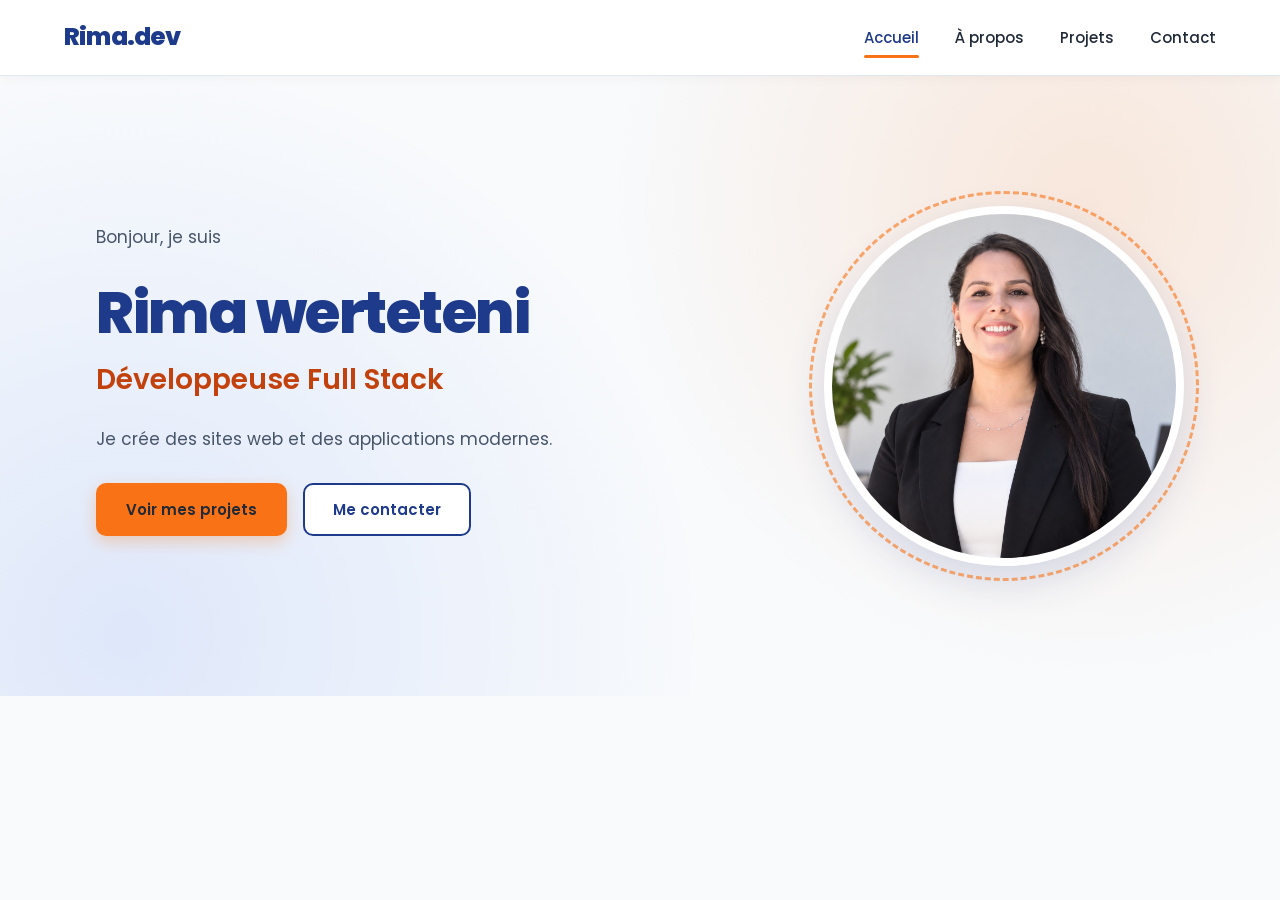
<file: index.html>
<!DOCTYPE html>
<html lang="fr">
<head>
  <meta charset="UTF-8">
  <meta name="viewport" content="width=device-width, initial-scale=1.0">
  <title>Rima werteteni– Développeuse Full Stack</title>
  <link rel="stylesheet" href="css/style.css">
</head>
<body>
  <header class="header">
    <a href="index.html" class="logo">Rima.dev</a>
    <button class="menu-btn" id="menuBtn" aria-label="Ouvrir le menu">☰</button>
    <nav class="nav" id="nav">
      <a href="index.html" class="active">Accueil</a>
      <a href="about.html">À propos</a>
      <a href="projects.html">Projets</a>
      <a href="contact.html">Contact</a>
    </nav>
  </header>

  <main class="hero">
    <div class="hero-text">
      <p>Bonjour, je suis</p>
      <h1>Rima werteteni</h1>
      <h2>Développeuse Full Stack</h2>
      <p>Je crée des sites web et des applications modernes.</p>
      <a href="projects.html" class="btn btn-primary">Voir mes projets</a>
      <a href="contact.html" class="btn btn-outline">Me contacter</a>
    </div>
    <img src="images/photo.jpg" alt="Photo d'Rima" class="hero-photo">
  </main>

  <script src="js/script.js"></script>
</body>
</html>
</file>
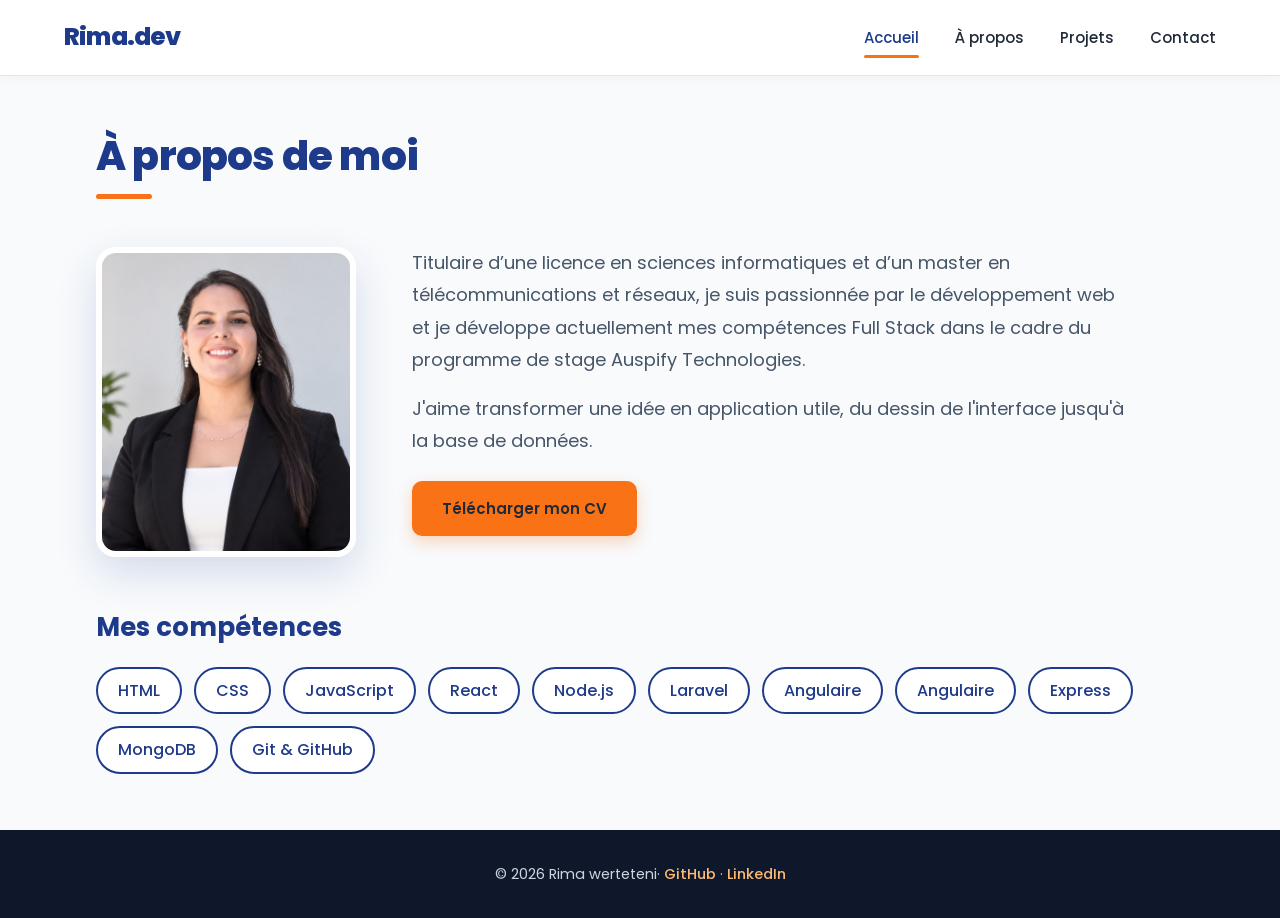
<file: about.html>
<!DOCTYPE html>
<html lang="fr">
<head>
  <meta charset="UTF-8">
  <meta name="viewport" content="width=device-width, initial-scale=1.0">
  <title>Rima werteteni– Développeuse Full Stack</title>
  <link rel="stylesheet" href="css/style.css">
</head>
<body>
  <header class="header">
    <a href="index.html" class="logo">Rima.dev</a>
    <button class="menu-btn" id="menuBtn" aria-label="Ouvrir le menu">☰</button>
    <nav class="nav" id="nav">
      <a href="index.html" class="active">Accueil</a>
      <a href="about.html">À propos</a>
      <a href="projects.html">Projets</a>
      <a href="contact.html">Contact</a>
    </nav>
  </header>



  <main class="page page-about">
    <h1 class="page-title">À propos de moi</h1>

    <section class="about">
      <img src="images/photo.jpg" alt="Photo d'Rima" class="about-photo" width="300">
      <div class="about-text">
<p>Titulaire d’une licence en sciences informatiques et d’un master en télécommunications et réseaux, je suis passionnée par le développement web et je développe actuellement mes compétences Full Stack dans le cadre du programme de stage Auspify Technologies.</p>        <p>J'aime transformer une idée en application utile, du dessin de l'interface jusqu'à la base de données.</p>
        <a href="files/cv.pdf" class="btn btn-primary" download>Télécharger mon CV</a>
      </div>
    </section>

    <section class="skills">
      <h2>Mes compétences</h2>
      <ul class="skills-list">
        <li>HTML</li>
        <li>CSS</li>
        <li>JavaScript</li>
        <li>React</li>
        <li>Node.js</li>
         <li>Laravel</li>
        <li>Angulaire</li>
        <li>Angulaire</li>
        <li>Express</li>
        <li>MongoDB</li>
        <li>Git &amp; GitHub</li>
      </ul>
    </section>
  </main>

  <footer class="footer">
    <p>© 2026 Rima werteteni· <a href="https://github.com/LSIri2020/">GitHub</a> · <a href="/https://www.linkedin.com/in/rima-werteteni-3aa387272/">LinkedIn</a></p>
  </footer>

  <script src="js/script.js"></script>
</body>
</html>
</file>
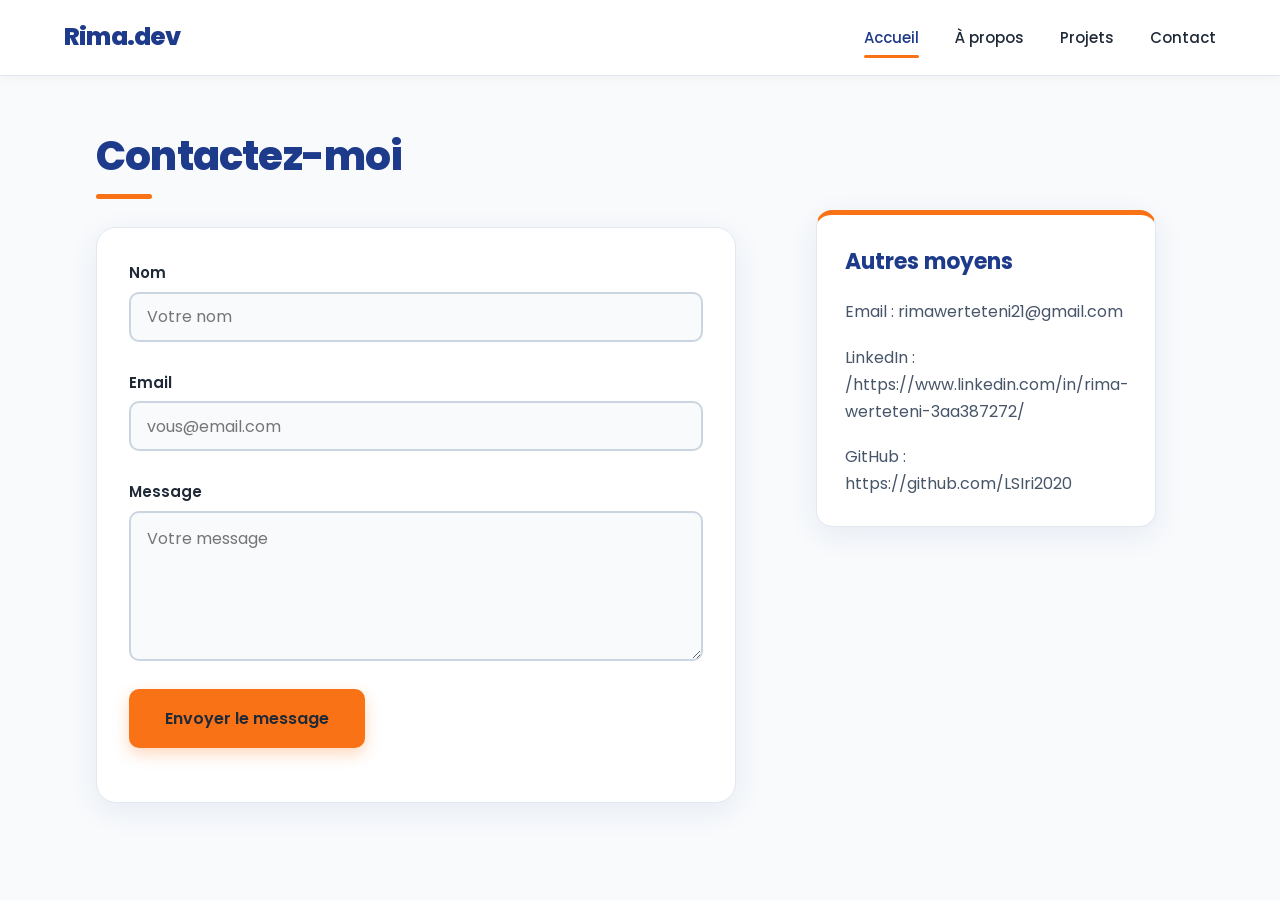
<file: contact.html>
<!DOCTYPE html>
<html lang="fr">
<head>
  <meta charset="UTF-8">
  <meta name="viewport" content="width=device-width, initial-scale=1.0">
  <title>Rima werteteni– Développeuse Full Stack</title>
  <link rel="stylesheet" href="css/style.css">
</head>
<body>
  <header class="header">
    <a href="index.html" class="logo">Rima.dev</a>
    <button class="menu-btn" id="menuBtn" aria-label="Ouvrir le menu">☰</button>
    <nav class="nav" id="nav">
      <a href="index.html" class="active">Accueil</a>
      <a href="about.html">À propos</a>
      <a href="projects.html">Projets</a>
      <a href="contact.html">Contact</a>
    </nav>
  </header>

  <main class="page contact">

  <section class="contact-form-wrap">
    <h1 class="page-title">Contactez-moi</h1>

    <form id="contactForm" class="contact-form" novalidate>
      <div class="form-group">
        <label for="nom">Nom</label>
        <input type="text" id="nom" placeholder="Votre nom" required>
        <small class="error"></small>
      </div>

      <div class="form-group">
        <label for="email">Email</label>
        <input type="email" id="email" placeholder="vous@email.com" required>
        <small class="error"></small>
      </div>

      <div class="form-group">
        <label for="message">Message</label>
        <textarea id="message" placeholder="Votre message" required></textarea>
        <small class="error"></small>
      </div>

      <button type="submit" class="btn btn-primary">Envoyer le message</button>
      <p id="formSuccess" class="form-success"></p>
    </form>
  </section>

  <aside class="contact-info">
    <h2>Autres moyens</h2>
    <p>Email : rimawerteteni21@gmail.com</p>
    <p>LinkedIn : /https://www.linkedin.com/in/rima-werteteni-3aa387272/</p>
    <p>GitHub : https://github.com/LSIri2020</p>
  </aside>

</main>
  <script src="js/script.js"></script>
</body>
</html>
</file>
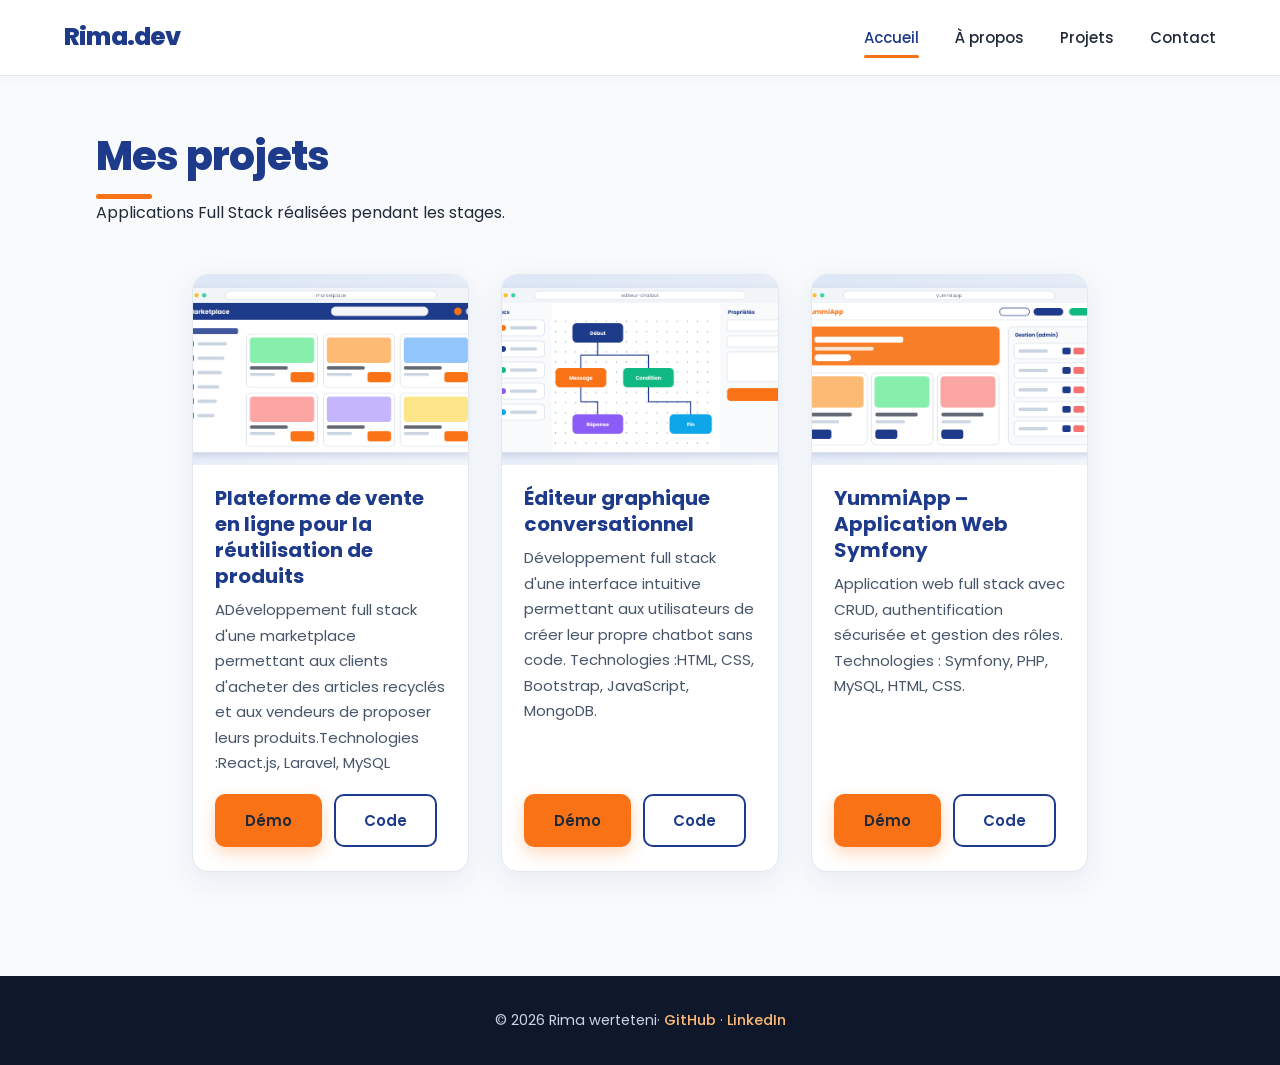
<file: projects.html>
<!DOCTYPE html>
<html lang="fr">
<head>
  <meta charset="UTF-8">
  <meta name="viewport" content="width=device-width, initial-scale=1.0">
  <title>Rima werteteni– Développeuse Full Stack</title>
  <link rel="stylesheet" href="css/style.css">
</head>
<body>
  <header class="header">
    <a href="index.html" class="logo">Rima.dev</a>
    <button class="menu-btn" id="menuBtn" aria-label="Ouvrir le menu">☰</button>
    <nav class="nav" id="nav">
      <a href="index.html" class="active">Accueil</a>
      <a href="about.html">À propos</a>
      <a href="projects.html">Projets</a>
      <a href="contact.html">Contact</a>
    </nav>
  </header>

 <main class="page">
    <h1 class="page-title">Mes projets</h1>
    <p class="page-intro">Applications Full Stack réalisées pendant les stages.</p>

    <section class="cards">

      <article class="card">
        <img src="images/projet1-marketplace.png" alt="Capture du projet marketplace">
        <h3>Plateforme de vente en ligne pour la réutilisation de produits</h3>
        <p>ADéveloppement full stack d'une marketplace permettant aux clients d'acheter des articles recyclés et aux vendeurs de 
proposer leurs produits.Technologies :React.js, Laravel, MySQL</p>
        <div class="card-actions">
          <a href="#" class="btn btn-primary">Démo</a>
          <a href="#" class="btn btn-outline">Code</a>
        </div>
      </article>

      <article class="card">
        <img src="images/projet2-chatbot.png" alt="Capture du projet Éditeur graphique conversationnel">
        <h3>Éditeur graphique conversationnel</h3>
        <p>Développement full stack d'une interface intuitive permettant aux utilisateurs de créer leur propre chatbot sans code. Technologies :HTML, CSS, Bootstrap, JavaScript, MongoDB.</p>
        <div class="card-actions">
          <a href="#" class="btn btn-primary">Démo</a>
          <a href="#" class="btn btn-outline">Code</a>
        </div>
      </article>


<article class="card">
    <img src="images/projet3-yummiapp.png" alt="Capture du projet YummiApp – Application Web Symfony">

    <h3>YummiApp – Application Web Symfony</h3>

    <p>
        Application web full stack avec CRUD, authentification sécurisée et gestion des rôles.
        Technologies : Symfony, PHP, MySQL, HTML, CSS.
    </p>

    <div class="card-actions">
        <a href="#" class="btn btn-primary">Démo</a>
        <a href="#" class="btn btn-outline">Code</a>
    </div>
</article>


    </section>
  </main>

  <footer class="footer">
     <p>© 2026 Rima werteteni· <a href="https://github.com/LSIri2020/">GitHub</a> · <a href="/https://www.linkedin.com/in/rima-werteteni-3aa387272/">LinkedIn</a></p>
  </footer>

  <script src="js/script.js"></script>
</body>
</html>
</file>
<file: css/style.css>
@import url('https://fonts.googleapis.com/css2?family=Poppins:wght@400;500;600;700;800&display=swap');

/* ========================================
   1. VARIABLES ET BASE
======================================== */

:root {
  --bleu: #1E3A8A;
  --bleu-clair: #2563EB;
  --bleu-pale: #EFF4FF;
  --orange: #F97316;
  --orange-hover: #FB923C;
  --orange-texte: #C2410C;
  --fond: #F8FAFC;
  --texte: #1F2937;
  --texte-doux: #475569;
  --bordure: #E2E8F0;
  --ombre: 0 8px 30px rgba(30, 58, 138, 0.08);
  --ombre-hover: 0 16px 40px rgba(30, 58, 138, 0.16);
  --transition: 0.3s ease;
}

* { margin: 0; padding: 0; box-sizing: border-box; }

html { scroll-behavior: smooth; }

body {
  font-family: 'Poppins', sans-serif;
  background: var(--fond);
  color: var(--texte);
  line-height: 1.7;
  -webkit-font-smoothing: antialiased;
}

img { display: block; max-width: 100%; }
a { transition: var(--transition); }
ul { list-style: none; }
button, input, textarea { font: inherit; }
::selection { background: var(--orange); color: var(--texte); }
:focus-visible { outline: 3px solid var(--bleu-clair); outline-offset: 3px; }


/* ========================================
   2. MENU DE NAVIGATION
======================================== */

.header {
  position: sticky;
  top: 0;
  z-index: 100;
  display: flex;
  justify-content: space-between;
  align-items: center;
  height: 76px;
  padding: 0 64px;
  background: rgba(255, 255, 255, 0.95);
  backdrop-filter: blur(12px);
  border-bottom: 1px solid var(--bordure);
  box-shadow: 0 2px 12px rgba(15, 23, 42, 0.04);
}

.logo {
  font-size: 25px;
  font-weight: 800;
  letter-spacing: -0.8px;
  color: var(--bleu);
  text-decoration: none;
}
.logo:hover { color: var(--orange-texte); }

.nav { display: flex; gap: 36px; }

.nav a {
  position: relative;
  padding: 8px 0;
  font-size: 15px;
  font-weight: 500;
  color: var(--texte);
  text-decoration: none;
}
.nav a::after {
  content: "";
  position: absolute;
  left: 0; bottom: 0;
  width: 0; height: 3px;
  background: var(--orange);
  border-radius: 3px;
  transition: width var(--transition);
}
.nav a:hover,
.nav a.active { color: var(--bleu); }
.nav a:hover::after,
.nav a.active::after { width: 100%; }

.menu-btn { display: none; }


/* ========================================
   3. BOUTONS
======================================== */

.btn {
  display: inline-flex;
  align-items: center;
  justify-content: center;
  min-height: 48px;
  padding: 12px 28px;
  border: 2px solid transparent;
  border-radius: 10px;
  font-size: 15px;
  font-weight: 600;
  text-decoration: none;
  cursor: pointer;
  transition: background var(--transition), color var(--transition),
              transform var(--transition), box-shadow var(--transition);
}

.btn-primary {
  background: var(--orange);
  color: var(--texte);
  box-shadow: 0 6px 16px rgba(249, 115, 22, 0.28);
}
.btn-primary:hover {
  background: var(--orange-hover);
  transform: translateY(-3px);
  box-shadow: 0 10px 22px rgba(249, 115, 22, 0.32);
}

.btn-outline {
  background: #fff;
  border-color: var(--bleu);
  color: var(--bleu);
}
.btn-outline:hover {
  background: var(--bleu);
  color: #fff;
  transform: translateY(-3px);
}


/* ========================================
   4. STRUCTURE DES SECTIONS ET TITRES
======================================== */

.container { width: 100%; max-width: 1180px; margin: 0 auto; padding: 0 24px; }
.section { padding: 80px 0; }
.section-alt { background: #fff; border-block: 1px solid var(--bordure); }

.section-head { max-width: 640px; margin-bottom: 44px; }
.section-head.center { margin-inline: auto; text-align: center; }
.section-head.center .section-title::after { margin-inline: auto; }

.eyebrow {
  display: inline-block;
  margin-bottom: 8px;
  font-size: 14px;
  font-weight: 700;
  letter-spacing: 1.5px;
  text-transform: uppercase;
  color: var(--orange-texte);
}

.section-title,
.page-title {
  font-size: clamp(28px, 3.4vw, 40px);
  font-weight: 800;
  line-height: 1.2;
  letter-spacing: -0.8px;
  color: var(--bleu);
}
.section-title::after,
.page-title::after {
  content: "";
  display: block;
  width: 56px; height: 5px;
  margin-top: 14px;
  background: var(--orange);
  border-radius: 5px;
}
.section-intro { margin-top: 16px; font-size: 17px; color: var(--texte-doux); }

.subtitle { margin-bottom: 28px; font-size: 26px; font-weight: 700; color: var(--bleu); }

.page { padding: 56px 96px; }
.two-cols { display: grid; grid-template-columns: repeat(2, minmax(0, 1fr)); gap: 56px; align-items: start; }


/* ========================================
   5. PAGE D'ACCUEIL
======================================== */

.hero {
  display: flex;
  align-items: center;
  justify-content: space-between;
  gap: 64px;
  min-height: 620px;
  padding: 80px 96px;
  background:
    radial-gradient(circle at 85% 20%, rgba(249, 115, 22, 0.14), transparent 40%),
    radial-gradient(circle at 10% 90%, rgba(37, 99, 235, 0.12), transparent 45%),
    var(--fond);
}

.hero-text { flex: 1; max-width: 640px; }

.hero-badge {
  display: inline-flex;
  align-items: center;
  gap: 10px;
  margin-bottom: 18px;
  padding: 6px 16px;
  background: #fff;
  border: 1px solid var(--bordure);
  border-radius: 999px;
  box-shadow: var(--ombre);
  font-size: 14px;
  font-weight: 500;
  color: var(--bleu);
}
.hero-badge::before {
  content: "";
  width: 9px; height: 9px;
  background: var(--orange);
  border-radius: 50%;
}

.hero-text h1 {
  margin-bottom: 10px;
  font-size: clamp(38px, 5vw, 58px);
  font-weight: 800;
  line-height: 1.12;
  letter-spacing: -1.5px;
  color: var(--bleu);
}

.hero-text h2 {
  margin-bottom: 20px;
  font-size: clamp(20px, 2.5vw, 28px);
  font-weight: 600;
  color: var(--orange-texte);
}

.hero-text p {
  max-width: 560px;
  margin-bottom: 28px;
  font-size: 17px;
  line-height: 1.85;
  color: var(--texte-doux);
}

.hero-text .btn { margin: 0 12px 14px 0; }

.hero-photo {
  width: 360px;
  height: 360px;
  flex-shrink: 0;
  object-fit: cover;
  border: 8px solid #fff;
  border-radius: 50%;
  outline: 3px dashed rgba(249, 115, 22, 0.6);
  outline-offset: 12px;
  box-shadow: var(--ombre-hover);
}

/* Liste <ul> en pastilles */
.chips { display: flex; flex-wrap: wrap; gap: 10px; margin-top: 8px; }
.chips li {
  padding: 6px 16px;
  background: #fff;
  border: 1.5px solid var(--bleu);
  border-radius: 999px;
  font-size: 14px;
  font-weight: 500;
  color: var(--bleu);
}

/* Cartes « Ce que je fais » */
.services { display: grid; grid-template-columns: repeat(4, minmax(0, 1fr)); gap: 24px; }

.service {
  padding: 30px 26px;
  background: #fff;
  border: 1px solid var(--bordure);
  border-radius: 16px;
  box-shadow: var(--ombre);
  transition: transform var(--transition), box-shadow var(--transition), border-color var(--transition);
}
.service:hover { transform: translateY(-6px); box-shadow: var(--ombre-hover); border-color: var(--orange); }
.service h3 { margin-bottom: 8px; font-size: 19px; font-weight: 700; color: var(--bleu); }
.service p { font-size: 15px; line-height: 1.65; color: var(--texte-doux); }

.icon-box {
  display: grid;
  place-items: center;
  width: 56px; height: 56px;
  margin-bottom: 20px;
  background: var(--bleu-pale);
  border-radius: 14px;
  color: var(--bleu);
}
.icon-box svg { width: 28px; height: 28px; }

/* Bandeau d'appel à l'action */
.cta {
  padding: 72px 24px;
  background: linear-gradient(135deg, var(--bleu), #1D4ED8);
  color: #fff;
  text-align: center;
}
.cta h2 { margin-bottom: 10px; font-size: clamp(26px, 3vw, 36px); font-weight: 800; }
.cta p { max-width: 560px; margin: 0 auto 28px; font-size: 17px; color: #DBEAFE; }

.center-action { margin-top: 40px; text-align: center; }


/* ========================================
   6. PAGE PROJETS (cartes)
======================================== */

.cards {
  display: grid;
  grid-template-columns: repeat(3, 1fr);
  gap: 32px;
  padding: 48px 96px;
}

.card {
  display: flex;
  flex-direction: column;
  overflow: hidden;
  background: #fff;
  border: 1px solid var(--bordure);
  border-radius: 16px;
  box-shadow: var(--ombre);
  transition: transform var(--transition), box-shadow var(--transition);
}
.card:hover { transform: translateY(-8px); box-shadow: var(--ombre-hover); }

.card img { width: 100%; height: 190px; object-fit: cover; transition: transform 0.5s ease; }
.card:hover img { transform: scale(1.05); }

.card h3 { margin: 20px 22px 8px; font-size: 20px; font-weight: 700; line-height: 1.3; color: var(--bleu); }
.card p { margin: 0 22px; font-size: 15px; line-height: 1.7; color: var(--texte-doux); }

.card-tag {
  align-self: flex-start;
  margin: 20px 22px 0;
  padding: 3px 12px;
  background: #FFF1E6;
  border-radius: 999px;
  font-size: 12.5px;
  font-weight: 600;
  color: var(--orange-texte);
}
.card-tag + h3 { margin-top: 12px; }

.card-actions { display: flex; gap: 12px; margin: auto 22px 24px; padding-top: 18px; }

/* Liste <ul> des technologies (cartes, chronologie, compétences) */
.tech-list { display: flex; flex-wrap: wrap; gap: 8px; margin: auto 22px 24px; padding-top: 18px; }
.tech-list li {
  padding: 4px 12px;
  background: var(--bleu-pale);
  border: 1px solid #C7D7FE;
  border-radius: 999px;
  font-size: 13px;
  font-weight: 500;
  color: var(--bleu);
}


/* ========================================
   7. PAGE À PROPOS
======================================== */

.page-about { display: flex; flex-direction: column; gap: 48px; }

.about { display: flex; align-items: flex-start; gap: 56px; }

.about-photo {
  width: 260px;
  height: 310px;
  flex-shrink: 0;
  object-fit: cover;
  border: 6px solid #fff;
  border-radius: 20px;
  box-shadow: var(--ombre-hover);
}

.about-text {
  display: flex;
  flex-direction: column;
  gap: 16px;
  max-width: 720px;
  font-size: 18px;
  line-height: 1.8;
  color: var(--texte-doux);
}
.about-text .btn { align-self: flex-start; margin-top: 8px; }

/* Liste d'informations sous la photo */
.facts {
  margin-top: 24px;
  padding: 20px 24px;
  background: #fff;
  border: 1px solid var(--bordure);
  border-radius: 16px;
  box-shadow: var(--ombre);
}
.facts li {
  display: flex;
  justify-content: space-between;
  gap: 16px;
  padding: 9px 0;
  font-size: 14.5px;
  border-bottom: 1px solid var(--bordure);
}
.facts li:last-child { border-bottom: none; }
.facts span { color: var(--texte-doux); }
.facts strong { text-align: right; font-weight: 600; color: var(--bleu); }

/* Chronologie (expérience, formation) */
.timeline { position: relative; display: flex; flex-direction: column; gap: 26px; padding-left: 34px; }
.timeline::before {
  content: "";
  position: absolute;
  left: 8px; top: 8px; bottom: 8px;
  width: 3px;
  background: linear-gradient(var(--orange), var(--bleu-clair));
  border-radius: 3px;
}

.timeline-item {
  position: relative;
  padding: 24px 28px;
  background: #fff;
  border: 1px solid var(--bordure);
  border-radius: 16px;
  box-shadow: var(--ombre);
}
.timeline-item::before {
  content: "";
  position: absolute;
  left: -34px; top: 30px;
  width: 19px; height: 19px;
  background: #fff;
  border: 4px solid var(--orange);
  border-radius: 50%;
}
.timeline-date { display: inline-block; margin-bottom: 6px; font-size: 13.5px; font-weight: 700; color: var(--orange-texte); }
.timeline-item h3 { font-size: 19px; font-weight: 700; line-height: 1.35; color: var(--bleu); }
.timeline-item .org { margin-bottom: 8px; font-size: 14.5px; font-weight: 500; color: var(--texte-doux); }
.timeline-item p,
.timeline-item li { font-size: 15px; line-height: 1.7; color: var(--texte-doux); }
.timeline-item ul:not(.tech-list) { margin-top: 6px; padding-left: 18px; list-style: disc; }
.timeline-item ul.tech-list { margin: 0; padding: 12px 0 0; }

/* Compétences */
.skills { display: flex; flex-direction: column; gap: 18px; }
.skills h2 { font-size: 26px; font-weight: 700; color: var(--bleu); }

.skills-list { display: flex; flex-wrap: wrap; gap: 12px; }
.skills-list li {
  padding: 8px 20px;
  background: #fff;
  border: 2px solid var(--bleu);
  border-radius: 999px;
  font-size: 16px;
  font-weight: 500;
  color: var(--bleu);
  transition: var(--transition);
}
.skills-list li:hover { background: var(--bleu); color: #fff; transform: translateY(-3px); }

/* Compétences par catégorie */
.skill-groups { display: grid; grid-template-columns: repeat(2, minmax(0, 1fr)); gap: 24px; }

.skill-group {
  padding: 26px;
  background: #fff;
  border: 1px solid var(--bordure);
  border-radius: 16px;
  box-shadow: var(--ombre);
}
.skill-group h3 { margin-bottom: 14px; font-size: 17px; font-weight: 700; color: var(--bleu); }
.skill-group .tech-list { margin: 0; padding-top: 0; }


/* ========================================
   8. PAGE CONTACT
======================================== */

.contact { display: flex; align-items: flex-start; gap: 80px; }

.contact-form-wrap { flex: 1; max-width: 640px; }
.contact-form-wrap .page-title { margin-bottom: 28px; }

.contact-form {
  display: flex;
  flex-direction: column;
  gap: 22px;
  padding: 32px;
  background: #fff;
  border: 1px solid var(--bordure);
  border-radius: 20px;
  box-shadow: var(--ombre);
}

.form-group { display: flex; flex-direction: column; gap: 6px; }
.form-group label { font-size: 15px; font-weight: 600; color: var(--texte); }

.form-group input,
.form-group textarea {
  width: 100%;
  padding: 0 16px;
  background: var(--fond);
  border: 2px solid #CBD5E1;
  border-radius: 10px;
  font-size: 16px;
  color: var(--texte);
  transition: border-color var(--transition), box-shadow var(--transition), background var(--transition);
}
.form-group input { height: 50px; }
.form-group textarea { height: 150px; padding: 12px 16px; resize: vertical; }

.form-group input:focus,
.form-group textarea:focus {
  outline: none;
  background: #fff;
  border-color: var(--bleu-clair);
  box-shadow: 0 0 0 4px rgba(37, 99, 235, 0.15);
}
.form-group.invalid input,
.form-group.invalid textarea { border-color: #B91C1C; }

.error { font-size: 14px; font-weight: 500; color: #B91C1C; }

.contact-form .btn { align-self: flex-start; min-height: 50px; padding: 14px 34px; font-size: 16px; }
.form-success { font-weight: 600; color: #15803D; }

/* Carte « Autres moyens » */
.contact-info {
  flex-shrink: 0;
  display: flex;
  flex-direction: column;
  gap: 18px;
  width: 340px;
  margin-top: 78px;
  padding: 28px;
  background: #fff;
  border: 1px solid var(--bordure);
  border-top: 5px solid var(--orange);
  border-radius: 16px;
  box-shadow: var(--ombre);
}
.contact-info h2 { font-size: 22px; font-weight: 700; color: var(--bleu); }
.contact-info p { font-size: 16px; color: var(--texte-doux); }

/* Variante : liste de cartes cliquables (à utiliser avec class="contact-info liens") */
.contact-info.liens { padding: 0; background: none; border: none; box-shadow: none; }

.info-card {
  display: flex;
  align-items: center;
  gap: 16px;
  padding: 18px 22px;
  background: #fff;
  border: 1px solid var(--bordure);
  border-radius: 16px;
  box-shadow: var(--ombre);
  transition: transform var(--transition), box-shadow var(--transition), border-color var(--transition);
}
.contact-info a.info-card { color: var(--texte); text-decoration: none; }
.contact-info a.info-card:hover { transform: translateX(6px); border-color: var(--orange); box-shadow: var(--ombre-hover); }
.info-card .icon-box { flex-shrink: 0; margin: 0; }
.info-card small { display: block; font-size: 13px; line-height: 1.3; color: var(--texte-doux); }
.info-card strong { display: block; font-size: 15px; font-weight: 600; line-height: 1.4; color: var(--bleu); word-break: break-word; }


/* ========================================
   9. PIED DE PAGE
======================================== */

.footer {
  padding: 32px 24px;
  background: #0F172A;
  color: #CBD5E1;
  font-size: 14.5px;
  text-align: center;
}
.footer a { color: #FDBA74; font-weight: 500; text-decoration: none; }
.footer a:hover { color: #fff; text-decoration: underline; }


/* ========================================
   10. TABLETTE
======================================== */

@media (max-width: 1024px) {
  .header { padding: 0 40px; }
  .hero, .cards, .page { padding-left: 40px; padding-right: 40px; }
  .cards { grid-template-columns: repeat(2, 1fr); }
  .services { grid-template-columns: repeat(2, minmax(0, 1fr)); }
  .two-cols { grid-template-columns: 1fr; gap: 48px; }
  .contact { gap: 40px; }
}


/* ========================================
   11. TÉLÉPHONE
======================================== */

@media (max-width: 768px) {

  /* Menu hamburger */
  .header { height: 64px; padding: 0 20px; }

  .menu-btn {
    display: grid;
    place-items: center;
    width: 46px; height: 46px;
    background: var(--bleu-pale);
    border: none;
    border-radius: 12px;
    font-size: 26px;
    line-height: 1;
    color: var(--bleu);
    cursor: pointer;
  }

  .nav {
    display: none;
    position: absolute;
    top: 64px; left: 0; right: 0;
    flex-direction: column;
    gap: 0;
    background: #fff;
    border-bottom: 3px solid var(--orange);
    box-shadow: 0 16px 30px rgba(15, 23, 42, 0.12);
  }
  .nav.open { display: flex; }
  .nav a { padding: 18px 24px; border-bottom: 1px solid var(--bordure); font-size: 16px; }
  .nav a::after { display: none; }
  .nav a.active { background: var(--bleu-pale); border-left: 5px solid var(--orange); }

  /* Sections */
  .section { padding: 52px 0; }
  .container { padding: 0 20px; }
  .section-head { margin-bottom: 32px; }
  .services, .skill-groups { grid-template-columns: 1fr; }

  /* Accueil */
  .hero {
    flex-direction: column-reverse;
    min-height: 0;
    gap: 40px;
    padding: 44px 20px 56px;
    text-align: center;
  }
  .hero-photo { width: 210px; height: 210px; outline-offset: 10px; }
  .hero-text .btn { display: flex; width: 100%; margin: 0 0 12px; }
  .chips { justify-content: center; }

  /* Pages internes */
  .page { padding: 36px 20px; }

  /* À propos */
  .about { flex-direction: column; align-items: center; text-align: center; }
  .about-photo { width: 200px; height: 240px; }
  .about-text { font-size: 16.5px; }
  .about-text .btn { align-self: stretch; }
  .skills { align-items: center; }
  .skills-list { justify-content: center; }
  .timeline { padding-left: 28px; }
  .timeline-item { padding: 20px; }
  .timeline-item::before { left: -28px; }

  /* Projets : une seule colonne */
  .cards { grid-template-columns: 1fr; padding: 32px 20px; }

  /* Contact */
  .contact { flex-direction: column; gap: 32px; }
  .contact-form-wrap { width: 100%; max-width: none; }
  .contact-form { padding: 24px 20px; }
  .contact-form .btn { align-self: stretch; }
  .contact-info { width: 100%; margin-top: 0; }
}


/* ========================================
   12. ACCESSIBILITÉ : MOUVEMENT RÉDUIT
======================================== */

@media (prefers-reduced-motion: reduce) {
  html { scroll-behavior: auto; }
  * { transition-duration: 0.01ms !important; }
}
</file>
